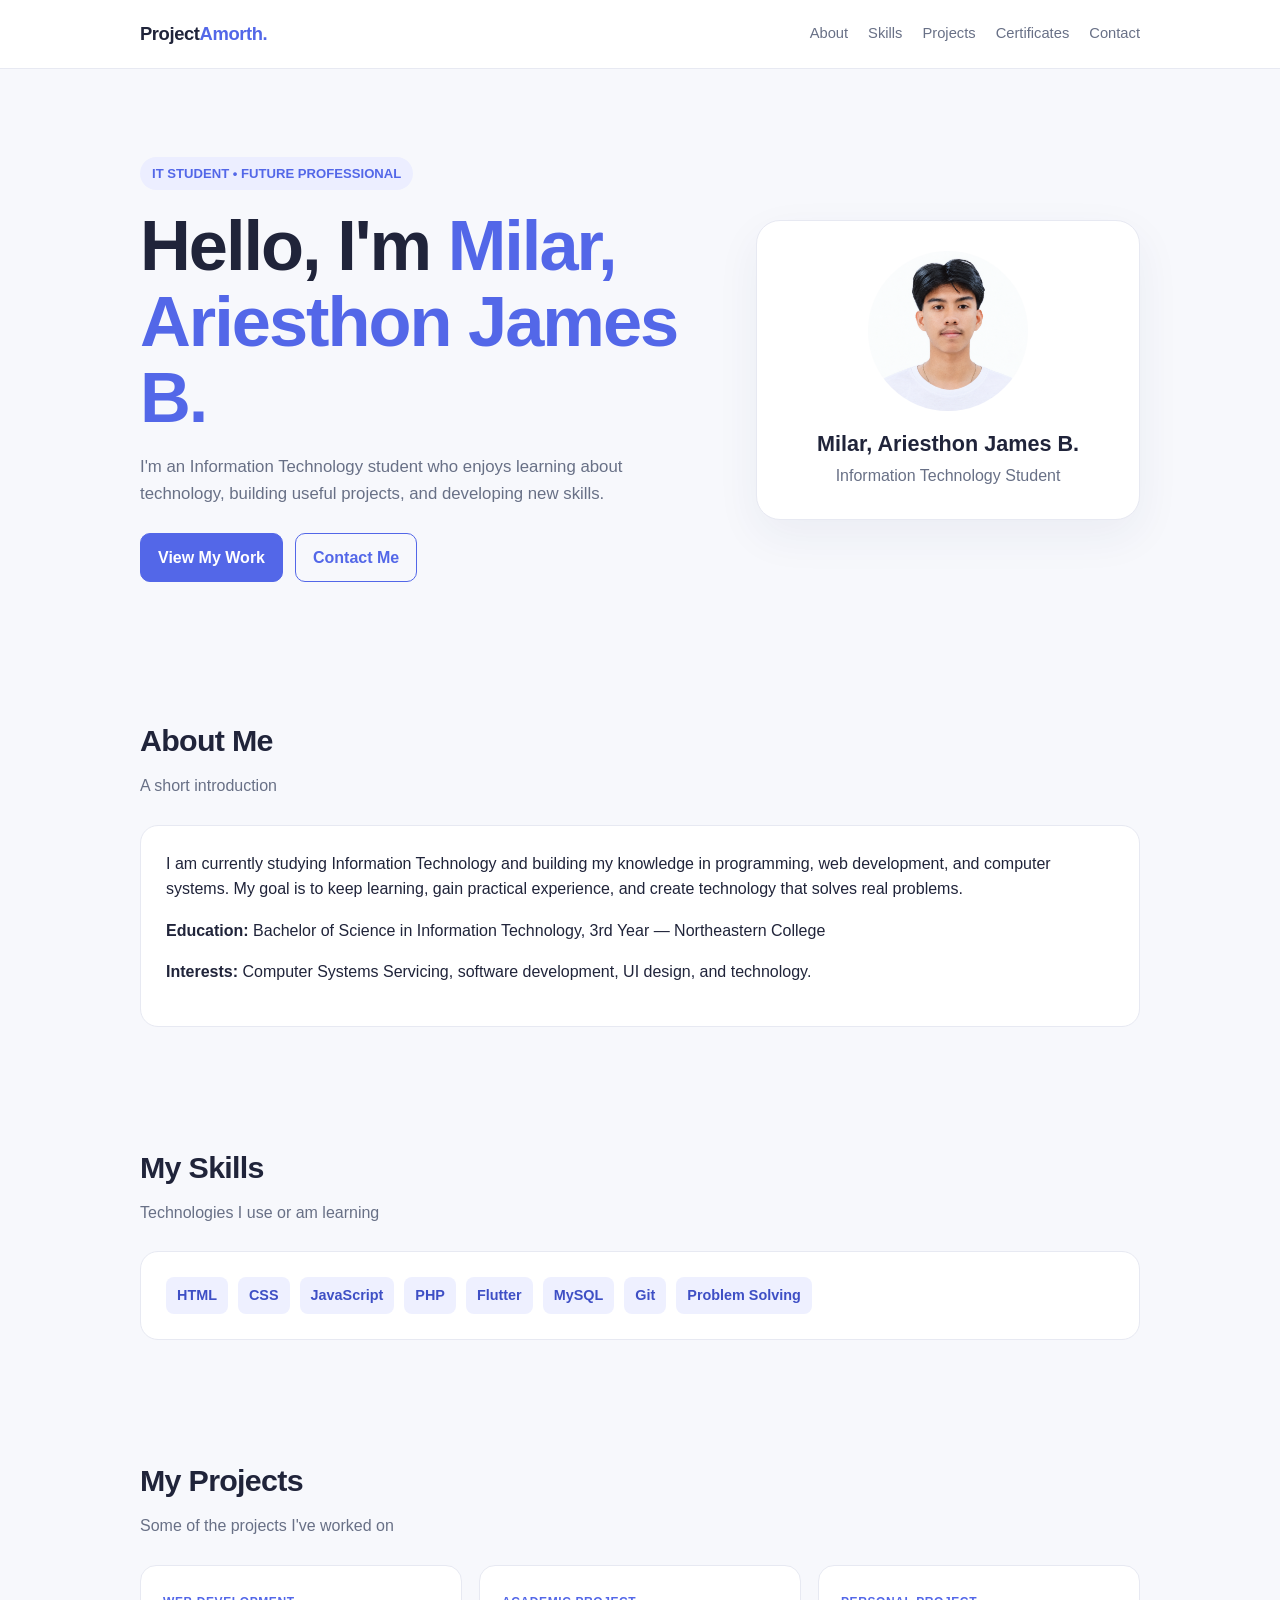
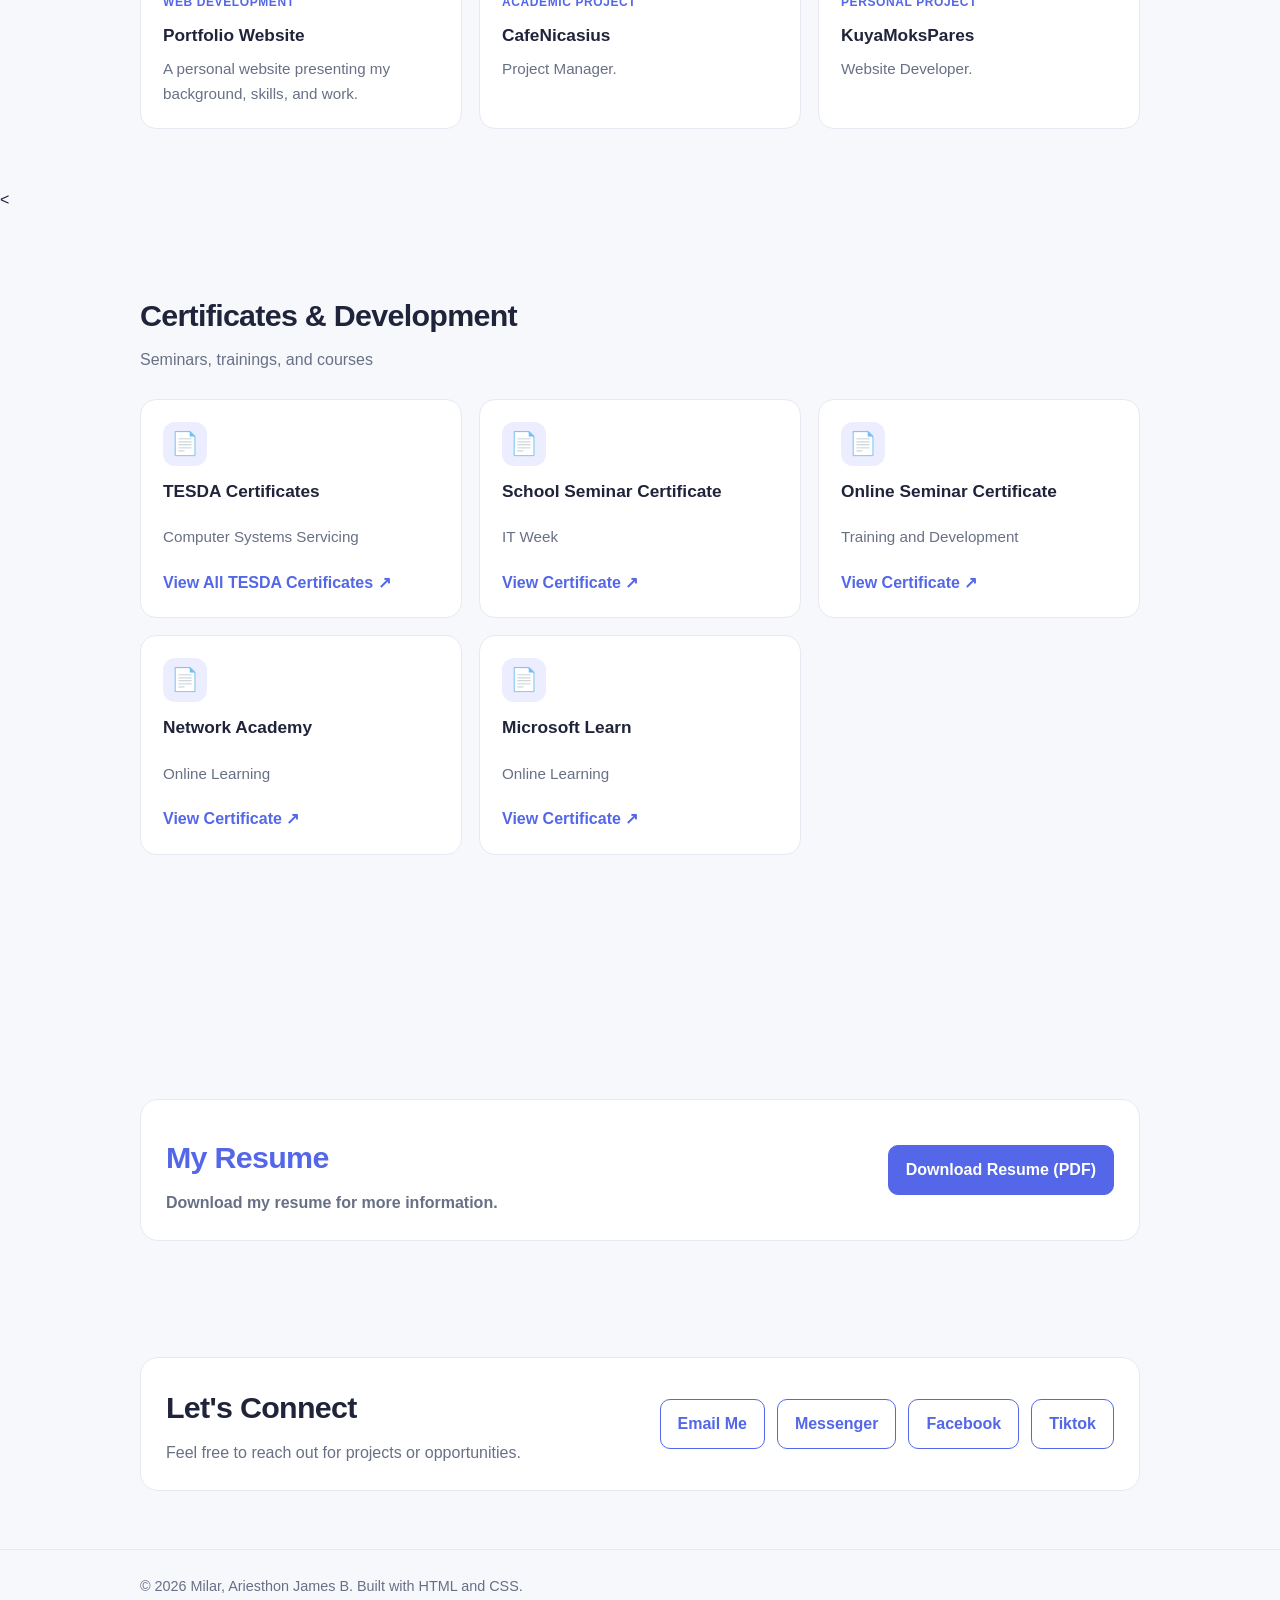
<file: index.html>
<!DOCTYPE html>
<html lang="en">
<head>
  <meta charset="UTF-8">
  <meta name="viewport" content="width=device-width, initial-scale=1.0">
  <meta name="description" content="My professional portfolio as an IT student.">
  <title>My Portfolio | IT Student</title>
  <style>
    :root {
      --bg: #f7f8fc;
      --surface: #fff;
      --text: #20243a;
      --muted: #687086;
      --accent: #5367e8;
      --line: #e7e9f2;
    }

    * {
      box-sizing: border-box;
    }

    html {
      scroll-behavior: smooth;
      scroll-padding-top: 85px;
    }

    body {
      margin: 0;
      font-family: Arial, Helvetica, sans-serif;
      background: var(--bg);
      color: var(--text);
      line-height: 1.6;
    }

    a {
      color: inherit;
      text-decoration: none;
    }

    .container {
      width: min(1000px, 90%);
      margin: auto;
    }

    header {
      position: sticky;
      top: 0;
      z-index: 10;
      background: rgba(255, 255, 255, .94);
      border-bottom: 1px solid var(--line);
      backdrop-filter: blur(10px);
    }

    nav {
      min-height: 68px;
      display: flex;
      align-items: center;
      justify-content: space-between;
      gap: 20px;
    }

    .brand {
      font-size: 1.15rem;
      font-weight: 800;
      letter-spacing: -.4px;
    }

    .brand span,
    h1 span {
      color: var(--accent);
    }

    .navlinks {
      display: flex;
      flex-wrap: wrap;
      gap: 20px;
      color: var(--muted);
      font-size: .92rem;
    }

    .navlinks a:hover {
      color: var(--accent);
    }

    .hero {
      padding: 88px 0 76px;
    }

    .hero-inner {
      display: grid;
      grid-template-columns: 1.5fr 1fr;
      align-items: center;
      gap: 40px;
    }

    .eyebrow {
      display: inline-block;
      color: var(--accent);
      background: #eceeff;
      border-radius: 99px;
      padding: 6px 12px;
      font-size: .82rem;
      font-weight: 700;
    }

    h1 {
      font-size: clamp(2.4rem, 6vw, 4.4rem);
      line-height: 1.08;
      letter-spacing: -2px;
      margin: 18px 0;
    }

    .intro {
      color: var(--muted);
      max-width: 570px;
      font-size: 1.05rem;
    }

    .actions {
      display: flex;
      flex-wrap: wrap;
      gap: 12px;
      margin-top: 25px;
    }

    .btn {
      display: inline-block;
      padding: 11px 17px;
      border-radius: 10px;
      font-weight: 700;
      border: 1px solid var(--accent);
      transition: .2s ease;
    }

    .btn:hover {
      transform: translateY(-2px);
    }

    .btn.primary {
      color: #fff;
      background: var(--accent);
    }

    .btn.secondary {
      color: var(--accent);
      background: transparent;
    }

    .profile-card {
      background: var(--surface);
      border: 1px solid var(--line);
      border-radius: 24px;
      padding: 30px;
      text-align: center;
      box-shadow: 0 16px 45px rgba(35, 43, 95, .06);
    }

    .avatar {
      width: 115px;
      height: 115px;
      display: grid;
      place-items: center;
      margin: 0 auto 16px;
      border-radius: 50%;
      background: #eceeff;
      color: var(--accent);
      font-size: 2.4rem;
      font-weight: 800;
    }

    .profile-photo {
      display: block;
      width: 160px;
      height: 160px;
      max-width: 100%;
      margin: 0 auto 16px;
      border-radius: 50%;
      object-fit: cover;
    }

    .profile-card h2 {
      margin: 8px 0 2px;
      font-size: 1.35rem;
    }

    .profile-card p {
      margin: 0;
      color: var(--muted);
    }

    section {
      padding: 58px 0;
    }

    .section-title {
      font-size: 1.9rem;
      letter-spacing: -.7px;
      margin: 0 0 8px;
    }

    .section-subtitle {
      color: var(--muted);
      margin: 0 0 26px;
    }

    .panel {
      background: var(--surface);
      border: 1px solid var(--line);
      border-radius: 18px;
      padding: 25px;
    }

    .grid {
      display: grid;
      grid-template-columns: repeat(3, minmax(0, 1fr));
      gap: 17px;
    }

    .item {
      background: var(--surface);
      border: 1px solid var(--line);
      border-radius: 16px;
      padding: 22px;
      min-width: 0;
    }

    .item h3 {
      margin: 0 0 8px;
      font-size: 1.08rem;
    }

    .item p {
      color: var(--muted);
      margin: 0;
      font-size: .95rem;
    }

    .taglist {
      display: flex;
      flex-wrap: wrap;
      gap: 10px;
    }

    .tag {
      background: #eef0ff;
      color: #3e4fc5;
      border-radius: 8px;
      padding: 7px 11px;
      font-size: .9rem;
      font-weight: 700;
    }

    .project-label {
      display: inline-block;
      font-size: .75rem;
      font-weight: 800;
      text-transform: uppercase;
      color: var(--accent);
      margin-bottom: 10px;
      letter-spacing: .6px;
    }

    .certificate-card {
      display: flex;
      flex-direction: column;
      align-items: flex-start;
      gap: 12px;
      min-height: 190px;
    }

    .certificate-icon {
      width: 44px;
      height: 44px;
      display: grid;
      place-items: center;
      background: #eceeff;
      color: var(--accent);
      border-radius: 12px;
      font-size: 1.4rem;
    }

    .certificate-card h3 {
      overflow-wrap: anywhere;
    }

    .cert-link {
      color: var(--accent);
      font-weight: 700;
      display: inline-block;
      margin-top: auto;
      padding-top: 8px;
    }

    .cert-link:hover {
      text-decoration: underline;
    }

    .contact {
      display: flex;
      flex-wrap: wrap;
      align-items: center;
      justify-content: space-between;
      gap: 18px;
    }

    footer {
      padding: 25px 0;
      color: var(--muted);
      border-top: 1px solid var(--line);
      font-size: .9rem;
    }

    @media (max-width: 700px) {
      nav {
        align-items: flex-start;
        padding: 16px 0;
        flex-direction: column;
      }

      .navlinks {
        gap: 12px;
      }

      .hero {
        padding: 55px 0;
      }

      .hero-inner {
        grid-template-columns: 1fr;
      }

      .profile-card {
        max-width: 360px;
      }

      .grid {
        grid-template-columns: 1fr;
      }

      section {
        padding: 42px 0;
      }
    }
  </style>
</head>
<body>
  <header>
    <nav class="container">
      <a class="brand" href="#home">Project<span>Amorth.</span></a>
      <div class="navlinks">
        <a href="#about">About</a>
        <a href="#skills">Skills</a>
        <a href="#projects">Projects</a>
        <a href="#certificates">Certificates</a>
        <a href="#contact">Contact</a>
      </div>
    </nav>
  </header>

  <main>
    <section class="hero" id="home">
      <div class="container hero-inner">
        <div>
          <span class="eyebrow">IT STUDENT • FUTURE PROFESSIONAL</span>
          <h1>Hello, I'm <span>Milar, Ariesthon James B.</span></h1>
          <p class="intro">
            I'm an Information Technology student who enjoys learning about
            technology, building useful projects, and developing new skills.
          </p>
          <div class="actions">
            <a class="btn primary" href="#projects">View My Work</a>
            <a class="btn secondary" href="#contact">Contact Me</a>
          </div>
        </div>

        <div class="profile-card">
          <img
            src="profile.jpg"
            alt="Milar, Ariesthon James B."
            class="profile-photo"
          >
          <h2>Milar, Ariesthon James B.</h2>
          <p>Information Technology Student</p>
        </div>
      </div>
    </section>

    <section id="about">
      <div class="container">
        <h2 class="section-title">About Me</h2>
        <p class="section-subtitle">A short introduction</p>
        <div class="panel">
          I am currently studying Information Technology and building my
          knowledge in programming, web development, and computer systems.
          My goal is to keep learning, gain practical experience, and create
          technology that solves real problems.

          <p><strong>Education:</strong> Bachelor of Science in Information Technology, 3rd Year — Northeastern College</p>
          <p><strong>Interests:</strong> Computer Systems Servicing, software development, UI design, and technology.</p>
        </div>
      </div>
    </section>

    <section id="skills">
      <div class="container">
        <h2 class="section-title">My Skills</h2>
        <p class="section-subtitle">Technologies I use or am learning</p>
        <div class="panel taglist">
          <span class="tag">HTML</span>
          <span class="tag">CSS</span>
          <span class="tag">JavaScript</span>
          <span class="tag">PHP</span>
          <span class="tag">Flutter</span>
          <span class="tag">MySQL</span>
          <span class="tag">Git</span>
          <span class="tag">Problem Solving</span>
        </div>
      </div>
    </section>

    <section id="projects">
      <div class="container">
        <h2 class="section-title">My Projects</h2>
        <p class="section-subtitle">Some of the projects I've worked on</p>

        <div class="grid">
          <article class="item">
            <span class="project-label">Web Development</span>
            <h3>Portfolio Website</h3>
            <p>A personal website presenting my background, skills, and work.</p>
          </article>

          <article class="item">
            <span class="project-label">Academic Project</span>
            <h3>CafeNicasius</h3>
            <p>Project Manager.</p>
          </article>

          <article class="item">
            <span class="project-label">Personal Project</span>
            <h3>KuyaMoksPares</h3>
            <p>Website Developer.</p>
          </article>
        </div>
      </div>
    </section>

    <

        <p class="section-subtitle" style="margin-top: 20px; margin-bottom: 0;">
          
        </p>
      </div>
    </section>
<section id="certificates">
  <div class="container">
    <h2 class="section-title">Certificates &amp; Development</h2>
    <p class="section-subtitle">Seminars, trainings, and courses</p>

    <div class="grid">
      <article class="item certificate-card">
        <div class="certificate-icon" aria-hidden="true">📄</div>
        <h3>TESDA Certificates</h3>
        <p>Computer Systems Servicing</p>
        <a class="cert-link" href="tesda-certificates.html">
          View All TESDA Certificates ↗
        </a>
      </article>

      <article class="item certificate-card">
        <div class="certificate-icon" aria-hidden="true">📄</div>
        <h3>School Seminar Certificate</h3>
        <p>IT Week</p>
        <a class="cert-link" href="school-seminar-cetificates.html" target="_blank" rel="noopener">
          View Certificate ↗
        </a>
      </article>

      <article class="item certificate-card">
        <div class="certificate-icon" aria-hidden="true">📄</div>
        <h3>Online Seminar Certificate</h3>
        <p>Training and Development</p>
        <a class="cert-link" href="Online-Seminar-Certificate.html" target="_blank" rel="noopener">
          View Certificate ↗
        </a>
      </article>

      <article class="item certificate-card">
        <div class="certificate-icon" aria-hidden="true">📄</div>
        <h3>Network Academy</h3>
        <p>Online Learning</p>
        <a class="cert-link" href="networkacademy.html" target="_blank" rel="noopener">
          View Certificate ↗
        </a>
      </article>

      <article class="item certificate-card">
        <div class="certificate-icon" aria-hidden="true">📄</div>
        <h3>Microsoft Learn</h3>
        <p>Online Learning</p>
        <a class="cert-link" href="microsoftlearn.html" target="_blank" rel="noopener">
          View Certificate ↗
    </div>
  </div>
</section>


    <section id="resume">
      <div class="container">
        <div class="panel contact">
          <div>
            <h2 class="section-title">My Resume</h2>
            <p class="section-subtitle" style="margin-bottom: 0;">
              Download my resume for more information.
            </p>
          </div>
          <a id="download-resume" class="btn primary" href="./certificates/resume.docx" download="resume.docx">
            Download Resume (PDF)
          </a>
        </div>
      </div>
    </section>

    <section id="contact">
      <div class="container">
        <div class="panel contact">
          <div>
            <h2 class="section-title">Let's Connect</h2>
            <p class="section-subtitle" style="margin-bottom: 0;">
              Feel free to reach out for projects or opportunities.
            </p>
          </div>

          <div class="actions" style="margin-top: 0;">
            <a class="btn secondary" href="mailto:ariesthonjames27@gmail.com">
              Email Me
            </a>
            <a class="btn secondary"
               href="https://m.me/Ariezzzzzzzzzzzz"
               target="_blank"
               rel="noopener">
              Messenger
            </a>
            <a class="btn secondary"
               href="https://www.facebook.com/Ariezzzzzzzzzzzz"
               target="_blank"
               rel="noopener">
            Facebook
            </a>
             <a class="btn secondary"
               href="https://www.tiktok.com/@ariestunn"
               target="_blank"
               rel="noopener">
            Tiktok
            </a>
          </div>
        </div>
      </div>
    </section>
  </main>

  <footer>
    <div class="container">
      © <span id="year"></span> Milar, Ariesthon James B. Built with HTML and CSS.
    </div>
  </footer>

  <script>
    document.getElementById("year").textContent = new Date().getFullYear();
  </script>
  <script src="resume-download.js"></script>
</body>
</html>
</file>
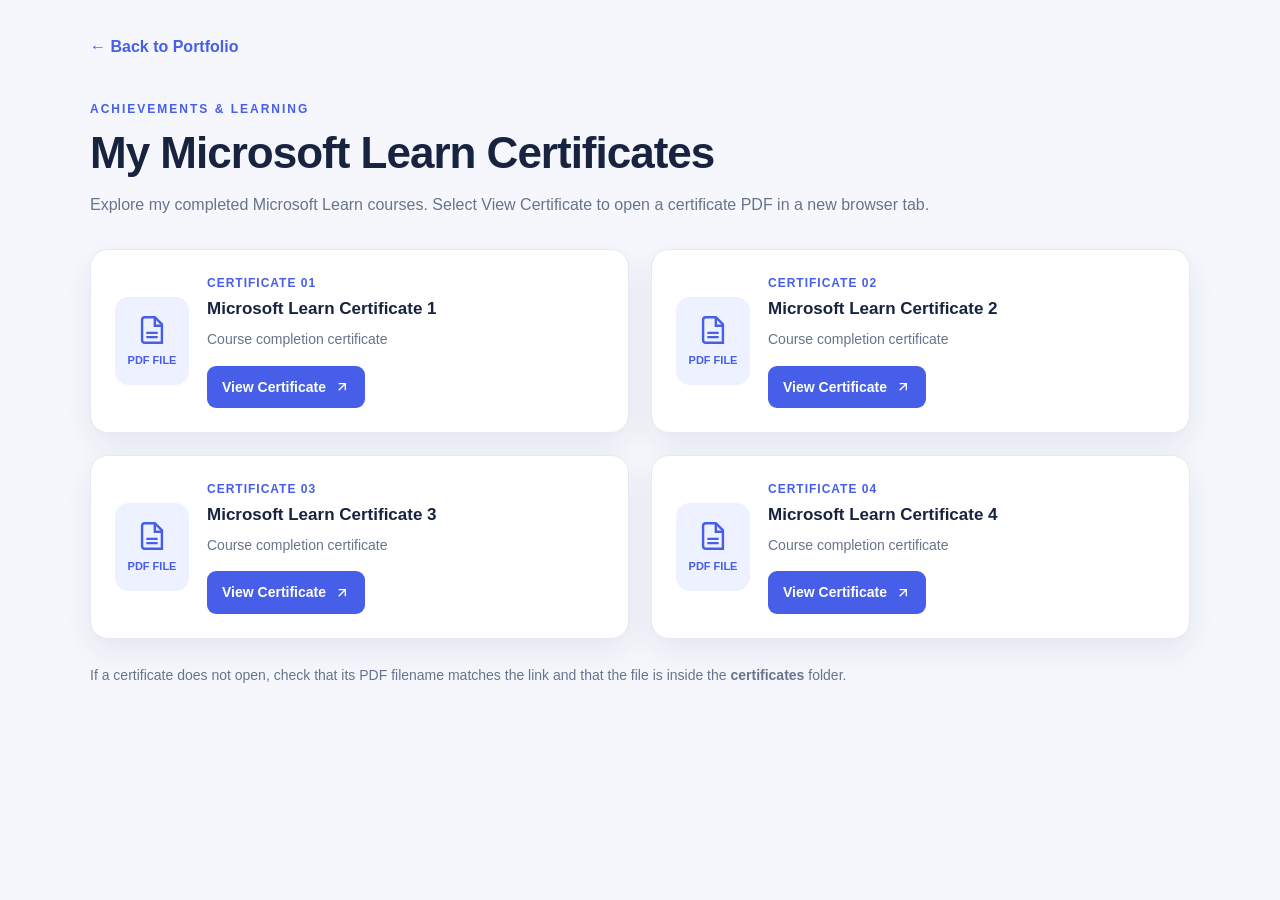
<file: microsoftlearn.html>
<!DOCTYPE html>
<html lang="en">
<head>
  <meta charset="UTF-8">
  <meta name="viewport" content="width=device-width, initial-scale=1.0">
  <title>Microsoft Learn Certificates | My Portfolio</title>

  <style>
    :root {
      --bg: #f5f7fc;
      --surface: #ffffff;
      --text: #17233f;
      --muted: #68748b;
      --accent: #465ee8;
      --accent-dark: #3448c5;
      --line: #e4e9f4;
      --shadow: 0 12px 32px rgba(25, 42, 85, 0.08);
    }

    * {
      box-sizing: border-box;
    }

    body {
      margin: 0;
      font-family: "Segoe UI", Arial, sans-serif;
      background: var(--bg);
      color: var(--text);
      line-height: 1.6;
    }

    .container {
      width: min(1100px, 92%);
      margin: auto;
      padding: 34px 0 60px;
    }

    .back {
      display: inline-block;
      color: var(--accent);
      text-decoration: none;
      font-weight: 700;
      margin-bottom: 28px;
    }

    .back:hover {
      color: var(--accent-dark);
    }

    .eyebrow {
      color: var(--accent);
      text-transform: uppercase;
      letter-spacing: 2px;
      font-size: 12px;
      font-weight: 800;
      margin-bottom: 8px;
    }

    h1 {
      font-size: clamp(30px, 4vw, 44px);
      line-height: 1.2;
      letter-spacing: -1px;
      margin: 0 0 12px;
    }

    .subtitle {
      color: var(--muted);
      margin: 0;
    }

    .header {
      margin-bottom: 32px;
    }

    .certificates {
      display: grid;
      grid-template-columns: repeat(2, minmax(0, 1fr));
      gap: 22px;
    }

    .certificate {
      display: flex;
      align-items: center;
      gap: 18px;
      min-width: 0;
      padding: 24px;
      background: var(--surface);
      border: 1px solid var(--line);
      border-radius: 18px;
      box-shadow: var(--shadow);
      transition: transform 0.2s, box-shadow 0.2s;
    }

    .certificate:hover {
      transform: translateY(-4px);
      box-shadow: 0 16px 38px rgba(25, 42, 85, 0.12);
    }

    .file-icon {
      flex-shrink: 0;
      width: 74px;
      height: 88px;
      border-radius: 14px;
      background: #eef1ff;
      color: var(--accent);
      display: flex;
      flex-direction: column;
      align-items: center;
      justify-content: center;
    }

    .file-icon svg {
      width: 34px;
      height: 34px;
      margin-bottom: 5px;
    }

    .file-icon span {
      font-size: 11px;
      font-weight: 900;
    }

    .details {
      flex: 1;
      min-width: 0;
    }

    .number {
      color: var(--accent);
      font-size: 12px;
      font-weight: 800;
      text-transform: uppercase;
      letter-spacing: 1px;
      margin: 0 0 4px;
    }

    .certificate h2 {
      font-size: 17px;
      line-height: 1.4;
      margin: 0 0 7px;
    }

    .description {
      font-size: 14px;
      color: var(--muted);
      margin: 0 0 15px;
    }

    .open-pdf {
      display: inline-flex;
      align-items: center;
      justify-content: center;
      gap: 8px;
      background: var(--accent);
      color: white;
      padding: 10px 15px;
      border-radius: 9px;
      text-decoration: none;
      font-size: 14px;
      font-weight: 700;
      transition: background 0.2s;
    }

    .open-pdf:hover {
      background: var(--accent-dark);
    }

    .open-pdf svg {
      width: 16px;
      height: 16px;
    }

    .note {
      margin-top: 25px;
      color: var(--muted);
      font-size: 14px;
    }

    @media (max-width: 720px) {
      .certificates {
        grid-template-columns: 1fr;
      }

      .certificate {
        padding: 20px;
      }

      .container {
        padding-top: 24px;
      }
    }

    @media (max-width: 380px) {
      .certificate {
        align-items: flex-start;
        gap: 12px;
        padding: 15px;
      }

      .file-icon {
        width: 58px;
        height: 72px;
      }

      .open-pdf {
        padding: 9px 11px;
      }
    }
  </style>
</head>

<body>
  <main class="container">
    <a class="back" href="index.html#certificates">
      &larr; Back to Portfolio
    </a>

    <header class="header">
      <p class="eyebrow">Achievements &amp; Learning</p>
      <h1>My Microsoft Learn Certificates</h1>
      <p class="subtitle">
        Explore my completed Microsoft Learn courses. Select View Certificate
        to open a certificate PDF in a new browser tab.
      </p>
    </header>

    <section class="certificates" aria-label="Microsoft Learn Certificates">

      <article class="certificate">
        <div class="file-icon" aria-hidden="true">
          <svg viewBox="0 0 24 24" fill="none"
            stroke="currentColor" stroke-width="1.7">
            <path d="M7 3h7l5 5v13H7a2 2 0 0 1-2-2V5a2 2 0 0 1 2-2Z"/>
            <path d="M14 3v6h5M8 14h8M8 17h8"/>
          </svg>
          <span>PDF FILE</span>
        </div>

        <div class="details">
          <p class="number">Certificate 01</p>
          <h2>Microsoft Learn Certificate 1</h2>
          <p class="description">Course completion certificate</p>
          <a class="open-pdf" href="certificates/cert%231.pdf"
            target="_blank" rel="noopener noreferrer">
            View Certificate
            <svg viewBox="0 0 24 24" fill="none"
              stroke="currentColor" stroke-width="2">
              <path d="M7 17 17 7M7 7h10v10"/>
            </svg>
          </a>
        </div>
      </article>

      <article class="certificate">
        <div class="file-icon" aria-hidden="true">
          <svg viewBox="0 0 24 24" fill="none"
            stroke="currentColor" stroke-width="1.7">
            <path d="M7 3h7l5 5v13H7a2 2 0 0 1-2-2V5a2 2 0 0 1 2-2Z"/>
            <path d="M14 3v6h5M8 14h8M8 17h8"/>
          </svg>
          <span>PDF FILE</span>
        </div>

        <div class="details">
          <p class="number">Certificate 02</p>
          <h2>Microsoft Learn Certificate 2</h2>
          <p class="description">Course completion certificate</p>
          <a class="open-pdf" href="certificates/cert%232.pdf"
            target="_blank" rel="noopener noreferrer">
            View Certificate
            <svg viewBox="0 0 24 24" fill="none"
              stroke="currentColor" stroke-width="2">
              <path d="M7 17 17 7M7 7h10v10"/>
            </svg>
          </a>
        </div>
      </article>

      <article class="certificate">
        <div class="file-icon" aria-hidden="true">
          <svg viewBox="0 0 24 24" fill="none"
            stroke="currentColor" stroke-width="1.7">
            <path d="M7 3h7l5 5v13H7a2 2 0 0 1-2-2V5a2 2 0 0 1 2-2Z"/>
            <path d="M14 3v6h5M8 14h8M8 17h8"/>
          </svg>
          <span>PDF FILE</span>
        </div>

        <div class="details">
          <p class="number">Certificate 03</p>
          <h2>Microsoft Learn Certificate 3</h2>
          <p class="description">Course completion certificate</p>
          <a class="open-pdf" href="certificates/cert%233.pdf"
            target="_blank" rel="noopener noreferrer">
            View Certificate
            <svg viewBox="0 0 24 24" fill="none"
              stroke="currentColor" stroke-width="2">
              <path d="M7 17 17 7M7 7h10v10"/>
            </svg>
          </a>
        </div>
      </article>

      <article class="certificate">
        <div class="file-icon" aria-hidden="true">
          <svg viewBox="0 0 24 24" fill="none"
            stroke="currentColor" stroke-width="1.7">
            <path d="M7 3h7l5 5v13H7a2 2 0 0 1-2-2V5a2 2 0 0 1 2-2Z"/>
            <path d="M14 3v6h5M8 14h8M8 17h8"/>
          </svg>
          <span>PDF FILE</span>
        </div>

        <div class="details">
          <p class="number">Certificate 04</p>
          <h2>Microsoft Learn Certificate 4</h2>
          <p class="description">Course completion certificate</p>
          <a class="open-pdf" href="certificates/cert%234.pdf"
            target="_blank" rel="noopener noreferrer">
            View Certificate
            <svg viewBox="0 0 24 24" fill="none"
              stroke="currentColor" stroke-width="2">
              <path d="M7 17 17 7M7 7h10v10"/>
            </svg>
          </a>
        </div>
      </article>

    </section>

    <p class="note">
      If a certificate does not open, check that its PDF filename matches
      the link and that the file is inside the <strong>certificates</strong> folder.
    </p>
  </main>
</body>
</html>
</file>
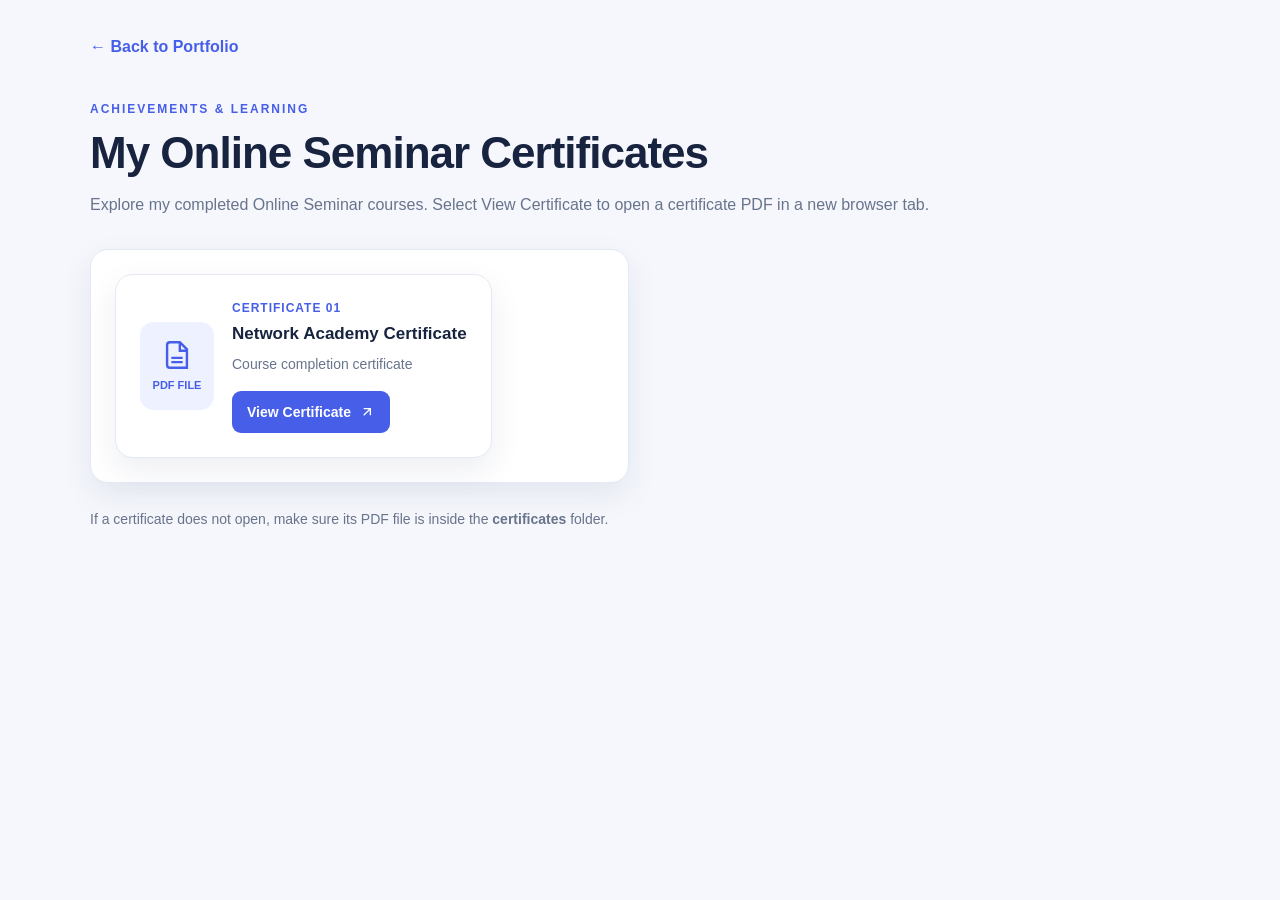
<file: networkacademy.html>
<!DOCTYPE html>
<html lang="en">
<head>
  <meta charset="UTF-8">
  <meta name="viewport" content="width=device-width, initial-scale=1.0">
  <title>Online Seminar Certificates | My Portfolio</title>

  <style>
    :root {
      --bg: #f5f7fc;
      --surface: #ffffff;
      --text: #17233f;
      --muted: #68748b;
      --accent: #465ee8;
      --accent-dark: #3448c5;
      --line: #e4e9f4;
      --shadow: 0 12px 32px rgba(25, 42, 85, 0.08);
    }

    * {
      box-sizing: border-box;
    }

    body {
      margin: 0;
      font-family: "Segoe UI", Arial, sans-serif;
      background: var(--bg);
      color: var(--text);
      line-height: 1.6;
    }

    .container {
      width: min(1100px, 92%);
      margin: auto;
      padding: 34px 0 60px;
    }

    .back {
      display: inline-block;
      color: var(--accent);
      text-decoration: none;
      font-weight: 700;
      margin-bottom: 28px;
    }

    .back:hover {
      color: var(--accent-dark);
    }

    .eyebrow {
      color: var(--accent);
      text-transform: uppercase;
      letter-spacing: 2px;
      font-size: 12px;
      font-weight: 800;
      margin-bottom: 8px;
    }

    h1 {
      font-size: clamp(30px, 4vw, 44px);
      line-height: 1.2;
      letter-spacing: -1px;
      margin: 0 0 12px;
    }

    .subtitle {
      color: var(--muted);
      margin: 0;
    }

    .header {
      margin-bottom: 32px;
    }

    .certificates {
      display: grid;
      grid-template-columns: repeat(2, minmax(0, 1fr));
      gap: 22px;
    }

    .certificate {
      display: flex;
      align-items: center;
      gap: 18px;
      min-width: 0;
      padding: 24px;
      background: var(--surface);
      border: 1px solid var(--line);
      border-radius: 18px;
      box-shadow: var(--shadow);
      transition: transform 0.2s, box-shadow 0.2s;
    }

    .certificate:hover {
      transform: translateY(-4px);
      box-shadow: 0 16px 38px rgba(25, 42, 85, 0.12);
    }

    .file-icon {
      flex-shrink: 0;
      width: 74px;
      height: 88px;
      border-radius: 14px;
      background: #eef1ff;
      color: var(--accent);
      display: flex;
      flex-direction: column;
      align-items: center;
      justify-content: center;
    }

    .file-icon svg {
      width: 34px;
      height: 34px;
      margin-bottom: 5px;
    }

    .file-icon span {
      font-size: 11px;
      font-weight: 900;
    }

    .details {
      flex: 1;
      min-width: 0;
    }

    .number {
      color: var(--accent);
      font-size: 12px;
      font-weight: 800;
      text-transform: uppercase;
      letter-spacing: 1px;
      margin: 0 0 4px;
    }

    .certificate h2 {
      font-size: 17px;
      line-height: 1.4;
      margin: 0 0 7px;
    }

    .description {
      font-size: 14px;
      color: var(--muted);
      margin: 0 0 15px;
    }

    .open-pdf {
      display: inline-flex;
      align-items: center;
      justify-content: center;
      gap: 8px;
      background: var(--accent);
      color: white;
      padding: 10px 15px;
      border-radius: 9px;
      text-decoration: none;
      font-size: 14px;
      font-weight: 700;
      transition: background 0.2s;
    }

    .open-pdf:hover {
      background: var(--accent-dark);
    }

    .open-pdf svg {
      width: 16px;
      height: 16px;
    }

    .note {
      margin-top: 25px;
      color: var(--muted);
      font-size: 14px;
    }

    @media (max-width: 720px) {
      .certificates {
        grid-template-columns: 1fr;
      }

      .certificate {
        padding: 20px;
      }

      .container {
        padding-top: 24px;
      }
    }

    @media (max-width: 380px) {
      .certificate {
        align-items: flex-start;
        gap: 12px;
        padding: 15px;
      }

      .file-icon {
        width: 58px;
        height: 72px;
      }

      .open-pdf {
        padding: 9px 11px;
      }
    }
  </style>
</head>

<body>
  <main class="container">
    <a class="back" href="index.html#certificates">
      &larr; Back to Portfolio
    </a>

    <header class="header">
      <p class="eyebrow">Achievements &amp; Learning</p>
      <h1>My Online Seminar Certificates</h1>
      <p class="subtitle">
        Explore my completed Online Seminar courses. Select View Certificate
        to open a certificate PDF in a new browser tab.
      </p>
    </header>

    <section class="certificates" aria-label="Online Seminar certificates">

      <article class="certificate">
        <div class<article class="certificate">
        <div class="file-icon" aria-hidden="true">
          <svg viewBox="0 0 24 24" fill="none"
            stroke="currentColor" stroke-width="1.7">
            <path d="M7 3h7l5 5v13H7a2 2 0 0 1-2-2V5a2 2 0 0 1 2-2Z"/>
            <path d="M14 3v6h5M8 14h8M8 17h8"/>
          </svg>
          <span>PDF FILE</span>
        </div>

        <div class="details">
          <p class="number">Certificate 01</p>
          <h2>Network Academy Certificate </h2>
          <p class="description">Course completion certificate</p>
          <a class="open-pdf" href="certificates/cisco1.pdf"
            target="_blank" rel="noopener noreferrer">
            View Certificate
            <svg viewBox="0 0 24 24" fill="none"
              stroke="currentColor" stroke-width="2">
              <path d="M7 17 17 7M7 7h10v10"/>
            </svg>
          </a>
        </div>
      </article>
      </section>
      <p class="note">
      If a certificate does not open, make sure its PDF file is
      inside the <strong>certificates</strong> folder.
    </p>
  </main>
</body>
</html>
</file>
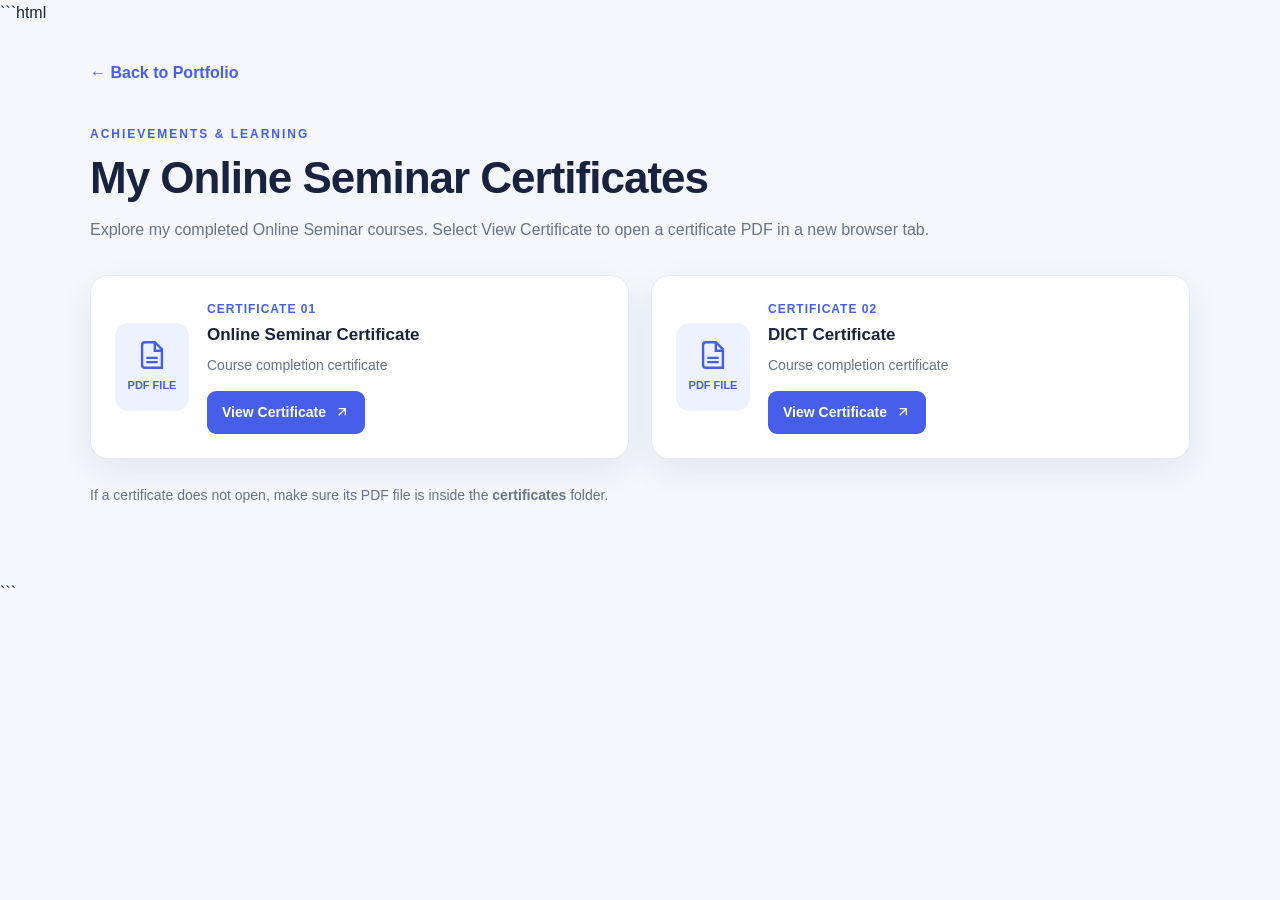
<file: Online-Seminar-Certificate.html>
```html
<!DOCTYPE html>
<html lang="en">
<head>
  <meta charset="UTF-8">
  <meta name="viewport" content="width=device-width, initial-scale=1.0">
  <title>Online Seminar Certificates | My Portfolio</title>

  <style>
    :root {
      --bg: #f5f7fc;
      --surface: #ffffff;
      --text: #17233f;
      --muted: #68748b;
      --accent: #465ee8;
      --accent-dark: #3448c5;
      --line: #e4e9f4;
      --shadow: 0 12px 32px rgba(25, 42, 85, 0.08);
    }

    * {
      box-sizing: border-box;
    }

    body {
      margin: 0;
      font-family: "Segoe UI", Arial, sans-serif;
      background: var(--bg);
      color: var(--text);
      line-height: 1.6;
    }

    .container {
      width: min(1100px, 92%);
      margin: auto;
      padding: 34px 0 60px;
    }

    .back {
      display: inline-block;
      color: var(--accent);
      text-decoration: none;
      font-weight: 700;
      margin-bottom: 28px;
    }

    .back:hover {
      color: var(--accent-dark);
    }

    .eyebrow {
      color: var(--accent);
      text-transform: uppercase;
      letter-spacing: 2px;
      font-size: 12px;
      font-weight: 800;
      margin-bottom: 8px;
    }

    h1 {
      font-size: clamp(30px, 4vw, 44px);
      line-height: 1.2;
      letter-spacing: -1px;
      margin: 0 0 12px;
    }

    .subtitle {
      color: var(--muted);
      margin: 0;
    }

    .header {
      margin-bottom: 32px;
    }

    .certificates {
      display: grid;
      grid-template-columns: repeat(2, minmax(0, 1fr));
      gap: 22px;
    }

    .certificate {
      display: flex;
      align-items: center;
      gap: 18px;
      min-width: 0;
      padding: 24px;
      background: var(--surface);
      border: 1px solid var(--line);
      border-radius: 18px;
      box-shadow: var(--shadow);
      transition: transform 0.2s, box-shadow 0.2s;
    }

    .certificate:hover {
      transform: translateY(-4px);
      box-shadow: 0 16px 38px rgba(25, 42, 85, 0.12);
    }

    .file-icon {
      flex-shrink: 0;
      width: 74px;
      height: 88px;
      border-radius: 14px;
      background: #eef1ff;
      color: var(--accent);
      display: flex;
      flex-direction: column;
      align-items: center;
      justify-content: center;
    }

    .file-icon svg {
      width: 34px;
      height: 34px;
      margin-bottom: 5px;
    }

    .file-icon span {
      font-size: 11px;
      font-weight: 900;
    }

    .details {
      flex: 1;
      min-width: 0;
    }

    .number {
      color: var(--accent);
      font-size: 12px;
      font-weight: 800;
      text-transform: uppercase;
      letter-spacing: 1px;
      margin: 0 0 4px;
    }

    .certificate h2 {
      font-size: 17px;
      line-height: 1.4;
      margin: 0 0 7px;
    }

    .description {
      font-size: 14px;
      color: var(--muted);
      margin: 0 0 15px;
    }

    .open-pdf {
      display: inline-flex;
      align-items: center;
      justify-content: center;
      gap: 8px;
      background: var(--accent);
      color: white;
      padding: 10px 15px;
      border-radius: 9px;
      text-decoration: none;
      font-size: 14px;
      font-weight: 700;
      transition: background 0.2s;
    }

    .open-pdf:hover {
      background: var(--accent-dark);
    }

    .open-pdf svg {
      width: 16px;
      height: 16px;
    }

    .note {
      margin-top: 25px;
      color: var(--muted);
      font-size: 14px;
    }

    @media (max-width: 720px) {
      .certificates {
        grid-template-columns: 1fr;
      }

      .certificate {
        padding: 20px;
      }

      .container {
        padding-top: 24px;
      }
    }

    @media (max-width: 380px) {
      .certificate {
        align-items: flex-start;
        gap: 12px;
        padding: 15px;
      }

      .file-icon {
        width: 58px;
        height: 72px;
      }

      .open-pdf {
        padding: 9px 11px;
      }
    }
  </style>
</head>

<body>
  <main class="container">
    <a class="back" href="index.html#certificates">
      &larr; Back to Portfolio
    </a>

    <header class="header">
      <p class="eyebrow">Achievements &amp; Learning</p>
      <h1>My Online Seminar Certificates</h1>
      <p class="subtitle">
        Explore my completed Online Seminar courses. Select View Certificate
        to open a certificate PDF in a new browser tab.
      </p>
    </header>

    <section class="certificates" aria-label="Online Seminar certificates">
      <article class="certificate">
        <div class="file-icon" aria-hidden="true">
          <svg viewBox="0 0 24 24" fill="none"
            stroke="currentColor" stroke-width="1.7">
            <path d="M7 3h7l5 5v13H7a2 2 0 0 1-2-2V5a2 2 0 0 1 2-2Z"/>
            <path d="M14 3v6h5M8 14h8M8 17h8"/>
          </svg>
          <span>PDF FILE</span>
        </div>

        <div class="details">
          <p class="number">Certificate 01</p>
          <h2>Online Seminar Certificate</h2>
          <p class="description">Course completion certificate</p>
          <a class="open-pdf"
            href="certificates/onlineseminar1.pdf"
            target="_blank" rel="noopener noreferrer">
            View Certificate
            <svg viewBox="0 0 24 24" fill="none"
              stroke="currentColor" stroke-width="2">
              <path d="M7 17 17 7M7 7h10v10"/>
            </svg>
          </a>
        </div>
      </article>

      <article class="certificate">
        <div class="file-icon" aria-hidden="true">
          <svg viewBox="0 0 24 24" fill="none"
            stroke="currentColor" stroke-width="1.7">
            <path d="M7 3h7l5 5v13H7a2 2 0 0 1-2-2V5a2 2 0 0 1 2-2Z"/>
            <path d="M14 3v6h5M8 14h8M8 17h8"/>
          </svg>
          <span>PDF FILE</span>
        </div>

        <div class="details">
          <p class="number">Certificate 02</p>
          <h2>DICT Certificate</h2>
          <p class="description">Course completion certificate</p>
          <a class="open-pdf"
            href="certificates/onlineseminar2.pdf"
            target="_blank" rel="noopener noreferrer">
            View Certificate
            <svg viewBox="0 0 24 24" fill="none"
              stroke="currentColor" stroke-width="2">
              <path d="M7 17 17 7M7 7h10v10"/>
            </svg>
          </a>
        </div>
      </article>
    </section>

    <p class="note">
      If a certificate does not open, make sure its PDF file is
      inside the <strong>certificates</strong> folder.
    </p>
  </main>
</body>
</html>
```
</file>
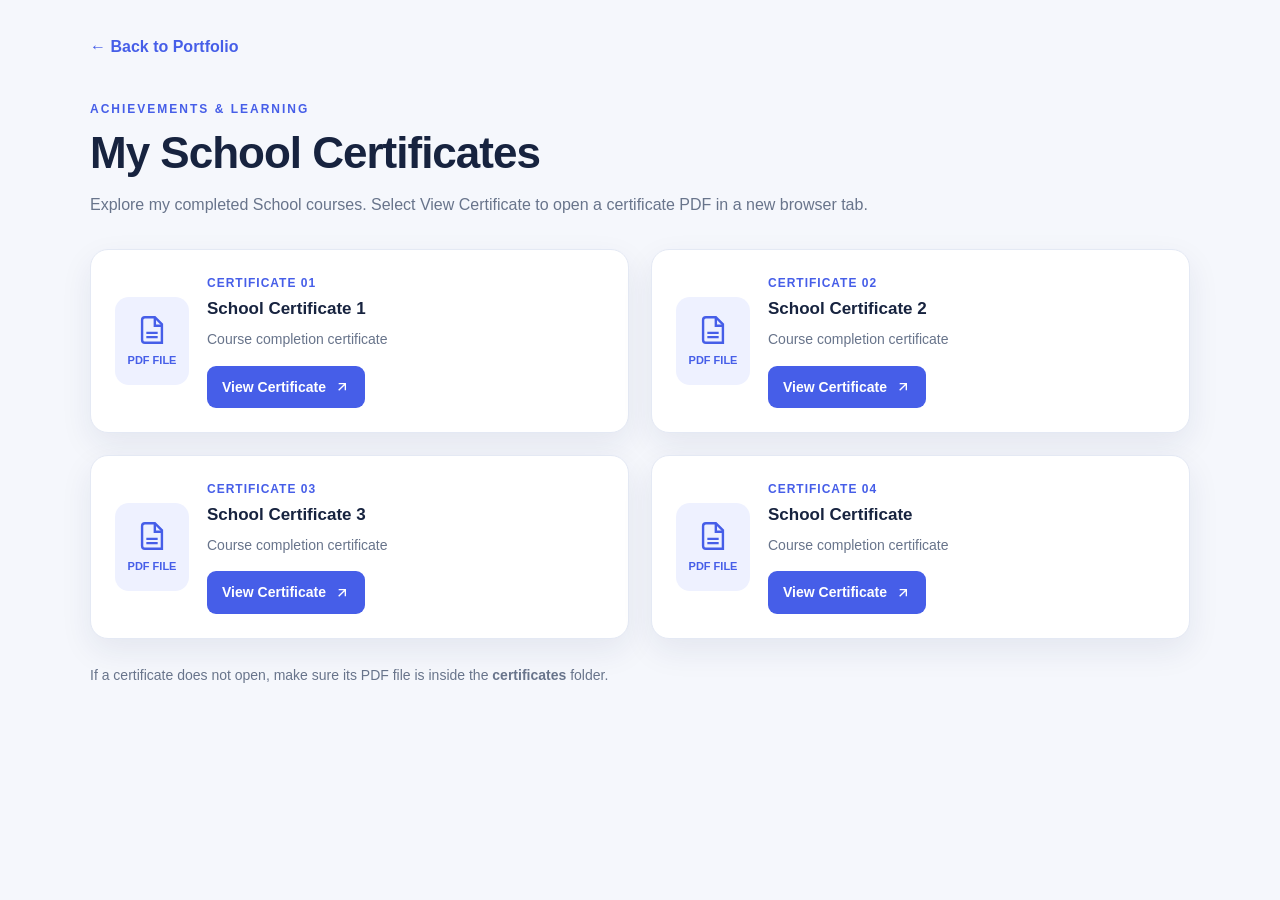
<file: school-seminar-cetificates.html>
<!DOCTYPE html>
<html lang="en">
<head>
  <meta charset="UTF-8">
  <meta name="viewport" content="width=device-width, initial-scale=1.0">
  <title>School Certificates | My Portfolio</title>

  <style>
    :root {
      --bg: #f5f7fc;
      --surface: #ffffff;
      --text: #17233f;
      --muted: #68748b;
      --accent: #465ee8;
      --accent-dark: #3448c5;
      --line: #e4e9f4;
      --shadow: 0 12px 32px rgba(25, 42, 85, 0.08);
    }

    * {
      box-sizing: border-box;
    }

    body {
      margin: 0;
      font-family: "Segoe UI", Arial, sans-serif;
      background: var(--bg);
      color: var(--text);
      line-height: 1.6;
    }

    .container {
      width: min(1100px, 92%);
      margin: auto;
      padding: 34px 0 60px;
    }

    .back {
      display: inline-block;
      color: var(--accent);
      text-decoration: none;
      font-weight: 700;
      margin-bottom: 28px;
    }

    .back:hover {
      color: var(--accent-dark);
    }

    .eyebrow {
      color: var(--accent);
      text-transform: uppercase;
      letter-spacing: 2px;
      font-size: 12px;
      font-weight: 800;
      margin-bottom: 8px;
    }

    h1 {
      font-size: clamp(30px, 4vw, 44px);
      line-height: 1.2;
      letter-spacing: -1px;
      margin: 0 0 12px;
    }

    .subtitle {
      color: var(--muted);
      margin: 0;
    }

    .header {
      margin-bottom: 32px;
    }

    .certificates {
      display: grid;
      grid-template-columns: repeat(2, minmax(0, 1fr));
      gap: 22px;
    }

    .certificate {
      display: flex;
      align-items: center;
      gap: 18px;
      min-width: 0;
      padding: 24px;
      background: var(--surface);
      border: 1px solid var(--line);
      border-radius: 18px;
      box-shadow: var(--shadow);
      transition: transform 0.2s, box-shadow 0.2s;
    }

    .certificate:hover {
      transform: translateY(-4px);
      box-shadow: 0 16px 38px rgba(25, 42, 85, 0.12);
    }

    .file-icon {
      flex-shrink: 0;
      width: 74px;
      height: 88px;
      border-radius: 14px;
      background: #eef1ff;
      color: var(--accent);
      display: flex;
      flex-direction: column;
      align-items: center;
      justify-content: center;
    }

    .file-icon svg {
      width: 34px;
      height: 34px;
      margin-bottom: 5px;
    }

    .file-icon span {
      font-size: 11px;
      font-weight: 900;
    }

    .details {
      flex: 1;
      min-width: 0;
    }

    .number {
      color: var(--accent);
      font-size: 12px;
      font-weight: 800;
      text-transform: uppercase;
      letter-spacing: 1px;
      margin: 0 0 4px;
    }

    .certificate h2 {
      font-size: 17px;
      line-height: 1.4;
      margin: 0 0 7px;
    }

    .description {
      font-size: 14px;
      color: var(--muted);
      margin: 0 0 15px;
    }

    .open-pdf {
      display: inline-flex;
      align-items: center;
      justify-content: center;
      gap: 8px;
      background: var(--accent);
      color: white;
      padding: 10px 15px;
      border-radius: 9px;
      text-decoration: none;
      font-size: 14px;
      font-weight: 700;
      transition: background 0.2s;
    }

    .open-pdf:hover {
      background: var(--accent-dark);
    }

    .open-pdf svg {
      width: 16px;
      height: 16px;
    }

    .note {
      margin-top: 25px;
      color: var(--muted);
      font-size: 14px;
    }

    @media (max-width: 720px) {
      .certificates {
        grid-template-columns: 1fr;
      }

      .certificate {
        padding: 20px;
      }

      .container {
        padding-top: 24px;
      }
    }

    @media (max-width: 380px) {
      .certificate {
        align-items: flex-start;
        gap: 12px;
        padding: 15px;
      }

      .file-icon {
        width: 58px;
        height: 72px;
      }

      .open-pdf {
        padding: 9px 11px;
      }
    }
  </style>
</head>

<body>
  <main class="container">
    <a class="back" href="index.html#certificates">
      &larr; Back to Portfolio
    </a>

    <header class="header">
      <p class="eyebrow">Achievements &amp; Learning</p>
      <h1>My School Certificates</h1>
      <p class="subtitle">
        Explore my completed School courses. Select View Certificate
        to open a certificate PDF in a new browser tab.
      </p>
    </header>

    <section class="certificates" aria-label="School certificates">

      <article class="certificate">
        <div class="file-icon" aria-hidden="true">
          <svg viewBox="0 0 24 24" fill="none"
            stroke="currentColor" stroke-width="1.7">
            <path d="M7 3h7l5 5v13H7a2 2 0 0 1-2-2V5a2 2 0 0 1 2-2Z"/>
            <path d="M14 3v6h5M8 14h8M8 17h8"/>
          </svg>
          <span>PDF FILE</span>
        </div>

        <div class="details">
          <p class="number">Certificate 01</p>
          <h2>School Certificate 1</h2>
          <p class="description">Course completion certificate</p>
          <a class="open-pdf" href="certificates/schoolcert1.pdf"
            target="_blank" rel="noopener noreferrer">
            View Certificate
            <svg viewBox="0 0 24 24" fill="none"
              stroke="currentColor" stroke-width="2">
              <path d="M7 17 17 7M7 7h10v10"/>
            </svg>
          </a>
        </div>
      </article>

      <article class="certificate">
        <div class="file-icon" aria-hidden="true">
          <svg viewBox="0 0 24 24" fill="none"
            stroke="currentColor" stroke-width="1.7">
            <path d="M7 3h7l5 5v13H7a2 2 0 0 1-2-2V5a2 2 0 0 1 2-2Z"/>
            <path d="M14 3v6h5M8 14h8M8 17h8"/>
          </svg>
          <span>PDF FILE</span>
        </div>

        <div class="details">
          <p class="number">Certificate 02</p>
          <h2>School Certificate 2</h2>
          <p class="description">Course completion certificate</p>
          <a class="open-pdf" href="certificates/schoolcert2.pdf"
            target="_blank" rel="noopener noreferrer">
            View Certificate
            <svg viewBox="0 0 24 24" fill="none"
              stroke="currentColor" stroke-width="2">
              <path d="M7 17 17 7M7 7h10v10"/>
            </svg>
          </a>
        </div>
      </article>

      <article class="certificate">
        <div class="file-icon" aria-hidden="true">
          <svg viewBox="0 0 24 24" fill="none"
            stroke="currentColor" stroke-width="1.7">
            <path d="M7 3h7l5 5v13H7a2 2 0 0 1-2-2V5a2 2 0 0 1 2-2Z"/>
            <path d="M14 3v6h5M8 14h8M8 17h8"/>
          </svg>
          <span>PDF FILE</span>
        </div>

        <div class="details">
          <p class="number">Certificate 03</p>
          <h2>School Certificate 3</h2>
          <p class="description">Course completion certificate</p>
          <a class="open-pdf" href="certificates/schoolcert3.pdf"
            target="_blank" rel="noopener noreferrer">
            View Certificate
            <svg viewBox="0 0 24 24" fill="none"
              stroke="currentColor" stroke-width="2">
              <path d="M7 17 17 7M7 7h10v10"/>
            </svg>
          </a>
        </div>
      </article>

      <article class="certificate">
        <div class="file-icon" aria-hidden="true">
          <svg viewBox="0 0 24 24" fill="none"
            stroke="currentColor" stroke-width="1.7">
            <path d="M7 3h7l5 5v13H7a2 2 0 0 1-2-2V5a2 2 0 0 1 2-2Z"/>
            <path d="M14 3v6h5M8 14h8M8 17h8"/>
          </svg>
          <span>PDF FILE</span>
        </div>

        <div class="details">
          <p class="number">Certificate 04</p>
          <h2>School Certificate </h2>
          <p class="description">Course completion certificate</p>
          <a class="open-pdf" href="certificates/schoolcert4.pdf"
            target="_blank" rel="noopener noreferrer">
            View Certificate
            <svg viewBox="0 0 24 24" fill="none"
              stroke="currentColor" stroke-width="2">
              <path d="M7 17 17 7M7 7h10v10"/>
            </svg>
          </a>
        </div>
      </article>
    </section>

    <p class="note">
      If a certificate does not open, make sure its PDF file is
      inside the <strong>certificates</strong> folder.
    </p>
  </main>
</body>
</html>
</file>
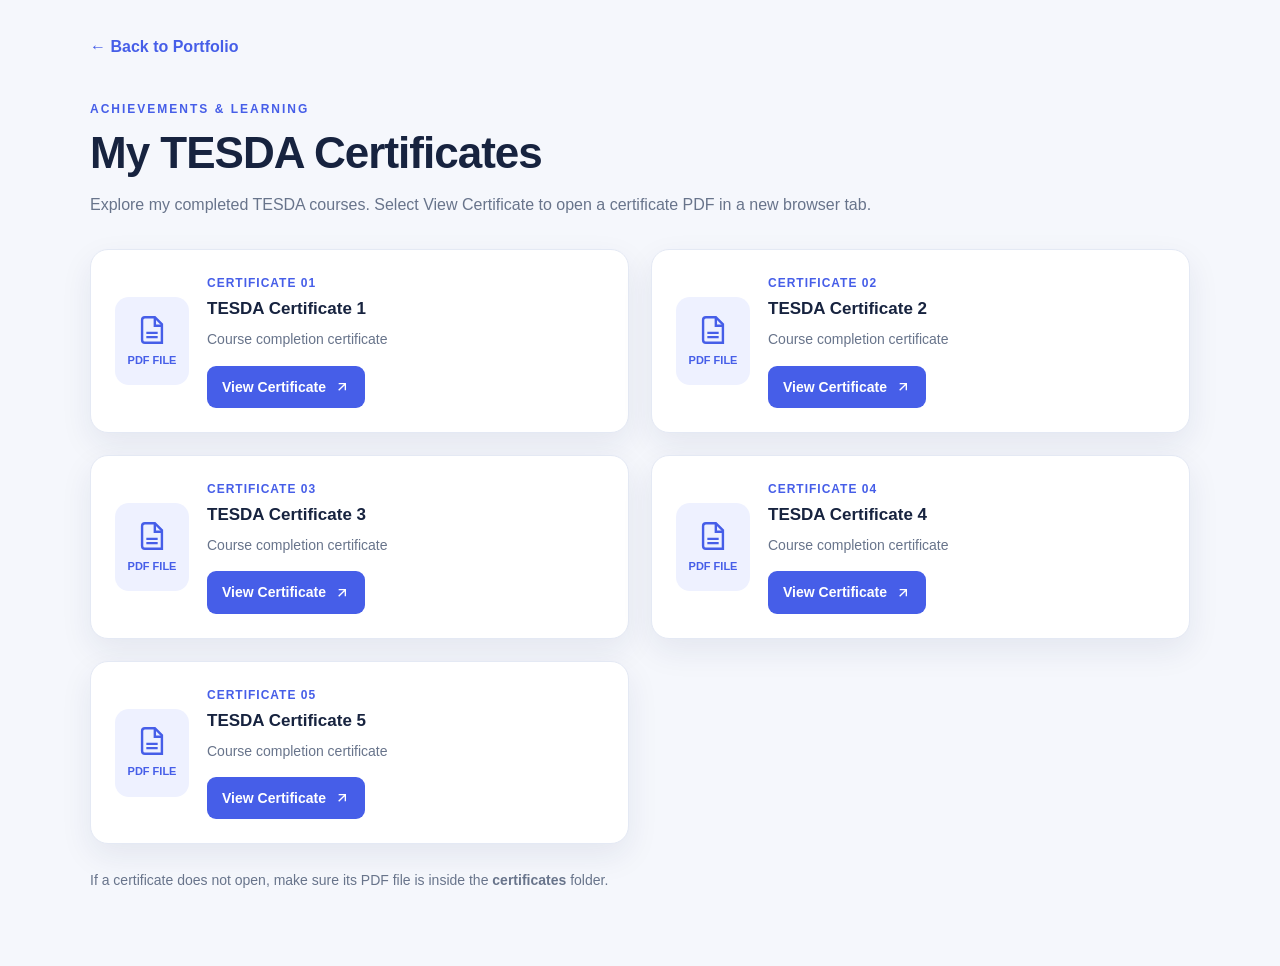
<file: tesda-certificates.html>
<!DOCTYPE html>
<html lang="en">
<head>
  <meta charset="UTF-8">
  <meta name="viewport" content="width=device-width, initial-scale=1.0">
  <title>School Seminar Certificates | My Portfolio</title>

  <style>
    :root {
      --bg: #f5f7fc;
      --surface: #ffffff;
      --text: #17233f;
      --muted: #68748b;
      --accent: #465ee8;
      --accent-dark: #3448c5;
      --line: #e4e9f4;
      --shadow: 0 12px 32px rgba(25, 42, 85, 0.08);
    }

    * {
      box-sizing: border-box;
    }

    body {
      margin: 0;
      font-family: "Segoe UI", Arial, sans-serif;
      background: var(--bg);
      color: var(--text);
      line-height: 1.6;
    }

    .container {
      width: min(1100px, 92%);
      margin: auto;
      padding: 34px 0 60px;
    }

    .back {
      display: inline-block;
      color: var(--accent);
      text-decoration: none;
      font-weight: 700;
      margin-bottom: 28px;
    }

    .back:hover {
      color: var(--accent-dark);
    }

    .eyebrow {
      color: var(--accent);
      text-transform: uppercase;
      letter-spacing: 2px;
      font-size: 12px;
      font-weight: 800;
      margin-bottom: 8px;
    }

    h1 {
      font-size: clamp(30px, 4vw, 44px);
      line-height: 1.2;
      letter-spacing: -1px;
      margin: 0 0 12px;
    }

    .subtitle {
      color: var(--muted);
      margin: 0;
    }

    .header {
      margin-bottom: 32px;
    }

    .certificates {
      display: grid;
      grid-template-columns: repeat(2, minmax(0, 1fr));
      gap: 22px;
    }

    .certificate {
      display: flex;
      align-items: center;
      gap: 18px;
      min-width: 0;
      padding: 24px;
      background: var(--surface);
      border: 1px solid var(--line);
      border-radius: 18px;
      box-shadow: var(--shadow);
      transition: transform 0.2s, box-shadow 0.2s;
    }

    .certificate:hover {
      transform: translateY(-4px);
      box-shadow: 0 16px 38px rgba(25, 42, 85, 0.12);
    }

    .file-icon {
      flex-shrink: 0;
      width: 74px;
      height: 88px;
      border-radius: 14px;
      background: #eef1ff;
      color: var(--accent);
      display: flex;
      flex-direction: column;
      align-items: center;
      justify-content: center;
    }

    .file-icon svg {
      width: 34px;
      height: 34px;
      margin-bottom: 5px;
    }

    .file-icon span {
      font-size: 11px;
      font-weight: 900;
    }

    .details {
      flex: 1;
      min-width: 0;
    }

    .number {
      color: var(--accent);
      font-size: 12px;
      font-weight: 800;
      text-transform: uppercase;
      letter-spacing: 1px;
      margin: 0 0 4px;
    }

    .certificate h2 {
      font-size: 17px;
      line-height: 1.4;
      margin: 0 0 7px;
    }

    .description {
      font-size: 14px;
      color: var(--muted);
      margin: 0 0 15px;
    }

    .open-pdf {
      display: inline-flex;
      align-items: center;
      justify-content: center;
      gap: 8px;
      background: var(--accent);
      color: white;
      padding: 10px 15px;
      border-radius: 9px;
      text-decoration: none;
      font-size: 14px;
      font-weight: 700;
      transition: background 0.2s;
    }

    .open-pdf:hover {
      background: var(--accent-dark);
    }

    .open-pdf svg {
      width: 16px;
      height: 16px;
    }

    .note {
      margin-top: 25px;
      color: var(--muted);
      font-size: 14px;
    }

    @media (max-width: 720px) {
      .certificates {
        grid-template-columns: 1fr;
      }

      .certificate {
        padding: 20px;
      }

      .container {
        padding-top: 24px;
      }
    }

    @media (max-width: 380px) {
      .certificate {
        align-items: flex-start;
        gap: 12px;
        padding: 15px;
      }

      .file-icon {
        width: 58px;
        height: 72px;
      }

      .open-pdf {
        padding: 9px 11px;
      }
    }
  </style>
</head>

<body>
  <main class="container">
    <a class="back" href="index.html#certificates">
      &larr; Back to Portfolio
    </a>

    <header class="header">
      <p class="eyebrow">Achievements &amp; Learning</p>
      <h1>My TESDA Certificates</h1>
      <p class="subtitle">
        Explore my completed TESDA courses. Select View Certificate
        to open a certificate PDF in a new browser tab.
      </p>
    </header>

    <section class="certificates" aria-label="TESDA certificates">

      <article class="certificate">
        <div class="file-icon" aria-hidden="true">
          <svg viewBox="0 0 24 24" fill="none"
            stroke="currentColor" stroke-width="1.7">
            <path d="M7 3h7l5 5v13H7a2 2 0 0 1-2-2V5a2 2 0 0 1 2-2Z"/>
            <path d="M14 3v6h5M8 14h8M8 17h8"/>
          </svg>
          <span>PDF FILE</span>
        </div>

        <div class="details">
          <p class="number">Certificate 01</p>
          <h2>TESDA Certificate 1</h2>
          <p class="description">Course completion certificate</p>
          <a class="open-pdf" href="certificates/cert1.pdf"
            target="_blank" rel="noopener noreferrer">
            View Certificate
            <svg viewBox="0 0 24 24" fill="none"
              stroke="currentColor" stroke-width="2">
              <path d="M7 17 17 7M7 7h10v10"/>
            </svg>
          </a>
        </div>
      </article>

      <article class="certificate">
        <div class="file-icon" aria-hidden="true">
          <svg viewBox="0 0 24 24" fill="none"
            stroke="currentColor" stroke-width="1.7">
            <path d="M7 3h7l5 5v13H7a2 2 0 0 1-2-2V5a2 2 0 0 1 2-2Z"/>
            <path d="M14 3v6h5M8 14h8M8 17h8"/>
          </svg>
          <span>PDF FILE</span>
        </div>

        <div class="details">
          <p class="number">Certificate 02</p>
          <h2>TESDA Certificate 2</h2>
          <p class="description">Course completion certificate</p>
          <a class="open-pdf" href="certificates/cert2.pdf"
            target="_blank" rel="noopener noreferrer">
            View Certificate
            <svg viewBox="0 0 24 24" fill="none"
              stroke="currentColor" stroke-width="2">
              <path d="M7 17 17 7M7 7h10v10"/>
            </svg>
          </a>
        </div>
      </article>

      <article class="certificate">
        <div class="file-icon" aria-hidden="true">
          <svg viewBox="0 0 24 24" fill="none"
            stroke="currentColor" stroke-width="1.7">
            <path d="M7 3h7l5 5v13H7a2 2 0 0 1-2-2V5a2 2 0 0 1 2-2Z"/>
            <path d="M14 3v6h5M8 14h8M8 17h8"/>
          </svg>
          <span>PDF FILE</span>
        </div>

        <div class="details">
          <p class="number">Certificate 03</p>
          <h2>TESDA Certificate 3</h2>
          <p class="description">Course completion certificate</p>
          <a class="open-pdf" href="certificates/cert3.pdf"
            target="_blank" rel="noopener noreferrer">
            View Certificate
            <svg viewBox="0 0 24 24" fill="none"
              stroke="currentColor" stroke-width="2">
              <path d="M7 17 17 7M7 7h10v10"/>
            </svg>
          </a>
        </div>
      </article>

      <article class="certificate">
        <div class="file-icon" aria-hidden="true">
          <svg viewBox="0 0 24 24" fill="none"
            stroke="currentColor" stroke-width="1.7">
            <path d="M7 3h7l5 5v13H7a2 2 0 0 1-2-2V5a2 2 0 0 1 2-2Z"/>
            <path d="M14 3v6h5M8 14h8M8 17h8"/>
          </svg>
          <span>PDF FILE</span>
        </div>

        <div class="details">
          <p class="number">Certificate 04</p>
          <h2>TESDA Certificate 4</h2>
          <p class="description">Course completion certificate</p>
          <a class="open-pdf" href="certificates/cert4.pdf"
            target="_blank" rel="noopener noreferrer">
            View Certificate
            <svg viewBox="0 0 24 24" fill="none"
              stroke="currentColor" stroke-width="2">
              <path d="M7 17 17 7M7 7h10v10"/>
            </svg>
          </a>
        </div>
      </article>

      <article class="certificate">
        <div class="file-icon" aria-hidden="true">
          <svg viewBox="0 0 24 24" fill="none"
            stroke="currentColor" stroke-width="1.7">
            <path d="M7 3h7l5 5v13H7a2 2 0 0 1-2-2V5a2 2 0 0 1 2-2Z"/>
            <path d="M14 3v6h5M8 14h8M8 17h8"/>
          </svg>
          <span>PDF FILE</span>
        </div>

        <div class="details">
          <p class="number">Certificate 05</p>
          <h2>TESDA Certificate 5</h2>
          <p class="description">Course completion certificate</p>
          <a class="open-pdf" href="certificates/cert4.pdf"
            target="_blank" rel="noopener noreferrer">
            View Certificate
            <svg viewBox="0 0 24 24" fill="none"
              stroke="currentColor" stroke-width="2">
              <path d="M7 17 17 7M7 7h10v10"/>
            </svg>
          </a>
        </div>
      </article>

    </section>

    <p class="note">
      If a certificate does not open, make sure its PDF file is
      inside the <strong>certificates</strong> folder.
    </p>
  </main>
</body>
</html>
</file>
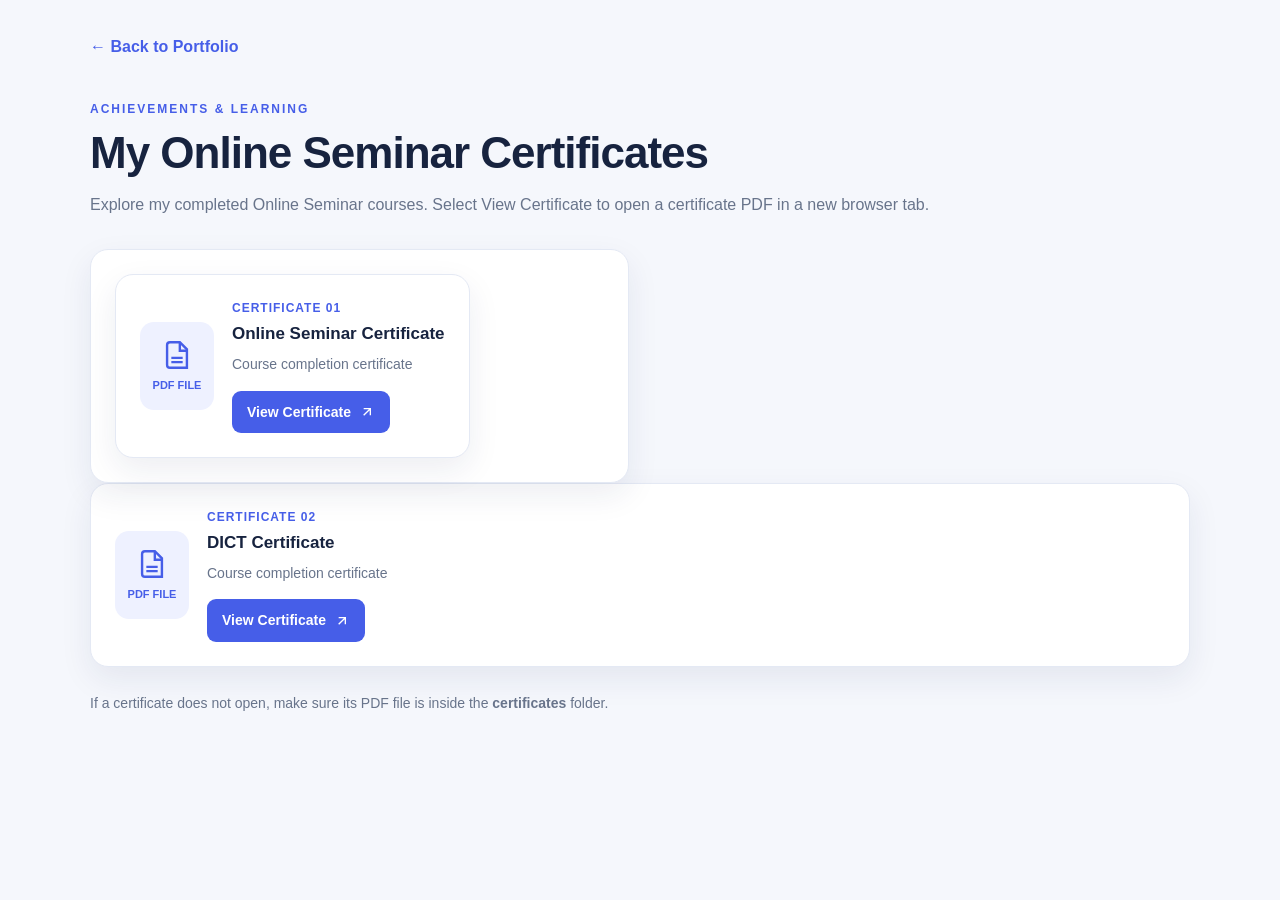
<file: simple_portfolio/Online-Seminar-Certificate.html>
<!DOCTYPE html>
<html lang="en">
<head>
  <meta charset="UTF-8">
  <meta name="viewport" content="width=device-width, initial-scale=1.0">
  <title>Online Seminar Certificates | My Portfolio</title>

  <style>
    :root {
      --bg: #f5f7fc;
      --surface: #ffffff;
      --text: #17233f;
      --muted: #68748b;
      --accent: #465ee8;
      --accent-dark: #3448c5;
      --line: #e4e9f4;
      --shadow: 0 12px 32px rgba(25, 42, 85, 0.08);
    }

    * {
      box-sizing: border-box;
    }

    body {
      margin: 0;
      font-family: "Segoe UI", Arial, sans-serif;
      background: var(--bg);
      color: var(--text);
      line-height: 1.6;
    }

    .container {
      width: min(1100px, 92%);
      margin: auto;
      padding: 34px 0 60px;
    }

    .back {
      display: inline-block;
      color: var(--accent);
      text-decoration: none;
      font-weight: 700;
      margin-bottom: 28px;
    }

    .back:hover {
      color: var(--accent-dark);
    }

    .eyebrow {
      color: var(--accent);
      text-transform: uppercase;
      letter-spacing: 2px;
      font-size: 12px;
      font-weight: 800;
      margin-bottom: 8px;
    }

    h1 {
      font-size: clamp(30px, 4vw, 44px);
      line-height: 1.2;
      letter-spacing: -1px;
      margin: 0 0 12px;
    }

    .subtitle {
      color: var(--muted);
      margin: 0;
    }

    .header {
      margin-bottom: 32px;
    }

    .certificates {
      display: grid;
      grid-template-columns: repeat(2, minmax(0, 1fr));
      gap: 22px;
    }

    .certificate {
      display: flex;
      align-items: center;
      gap: 18px;
      min-width: 0;
      padding: 24px;
      background: var(--surface);
      border: 1px solid var(--line);
      border-radius: 18px;
      box-shadow: var(--shadow);
      transition: transform 0.2s, box-shadow 0.2s;
    }

    .certificate:hover {
      transform: translateY(-4px);
      box-shadow: 0 16px 38px rgba(25, 42, 85, 0.12);
    }

    .file-icon {
      flex-shrink: 0;
      width: 74px;
      height: 88px;
      border-radius: 14px;
      background: #eef1ff;
      color: var(--accent);
      display: flex;
      flex-direction: column;
      align-items: center;
      justify-content: center;
    }

    .file-icon svg {
      width: 34px;
      height: 34px;
      margin-bottom: 5px;
    }

    .file-icon span {
      font-size: 11px;
      font-weight: 900;
    }

    .details {
      flex: 1;
      min-width: 0;
    }

    .number {
      color: var(--accent);
      font-size: 12px;
      font-weight: 800;
      text-transform: uppercase;
      letter-spacing: 1px;
      margin: 0 0 4px;
    }

    .certificate h2 {
      font-size: 17px;
      line-height: 1.4;
      margin: 0 0 7px;
    }

    .description {
      font-size: 14px;
      color: var(--muted);
      margin: 0 0 15px;
    }

    .open-pdf {
      display: inline-flex;
      align-items: center;
      justify-content: center;
      gap: 8px;
      background: var(--accent);
      color: white;
      padding: 10px 15px;
      border-radius: 9px;
      text-decoration: none;
      font-size: 14px;
      font-weight: 700;
      transition: background 0.2s;
    }

    .open-pdf:hover {
      background: var(--accent-dark);
    }

    .open-pdf svg {
      width: 16px;
      height: 16px;
    }

    .note {
      margin-top: 25px;
      color: var(--muted);
      font-size: 14px;
    }

    @media (max-width: 720px) {
      .certificates {
        grid-template-columns: 1fr;
      }

      .certificate {
        padding: 20px;
      }

      .container {
        padding-top: 24px;
      }
    }

    @media (max-width: 380px) {
      .certificate {
        align-items: flex-start;
        gap: 12px;
        padding: 15px;
      }

      .file-icon {
        width: 58px;
        height: 72px;
      }

      .open-pdf {
        padding: 9px 11px;
      }
    }
  </style>
</head>

<body>
  <main class="container">
    <a class="back" href="index.html#certificates">
      &larr; Back to Portfolio
    </a>

    <header class="header">
      <p class="eyebrow">Achievements &amp; Learning</p>
      <h1>My Online Seminar Certificates</h1>
      <p class="subtitle">
        Explore my completed Online Seminar courses. Select View Certificate
        to open a certificate PDF in a new browser tab.
      </p>
    </header>

    <section class="certificates" aria-label="Online Seminar certificates">

      <article class="certificate">
        <div class<article class="certificate">
        <div class="file-icon" aria-hidden="true">
          <svg viewBox="0 0 24 24" fill="none"
            stroke="currentColor" stroke-width="1.7">
            <path d="M7 3h7l5 5v13H7a2 2 0 0 1-2-2V5a2 2 0 0 1 2-2Z"/>
            <path d="M14 3v6h5M8 14h8M8 17h8"/>
          </svg>
          <span>PDF FILE</span>
        </div>

        <div class="details">
          <p class="number">Certificate 01</p>
          <h2>Online Seminar Certificate </h2>
          <p class="description">Course completion certificate</p>
          <a class="open-pdf" href="certificates/onlineseminar1.pdf"
            target="_blank" rel="noopener noreferrer">
            View Certificate
            <svg viewBox="0 0 24 24" fill="none"
              stroke="currentColor" stroke-width="2">
              <path d="M7 17 17 7M7 7h10v10"/>
            </svg>
          </a>
        </div>
      </article>
      </section>

      <article class="certificate">
        <div class="file-icon" aria-hidden="true">
          <svg viewBox="0 0 24 24" fill="none"
            stroke="currentColor" stroke-width="1.7">
            <path d="M7 3h7l5 5v13H7a2 2 0 0 1-2-2V5a2 2 0 0 1 2-2Z"/>
            <path d="M14 3v6h5M8 14h8M8 17h8"/>
          </svg>
          <span>PDF FILE</span>
        </div>

        <div class="details">
          <p class="number">Certificate 02</p>
          <h2>DICT Certificate </h2>
          <p class="description">Course completion certificate</p>
          <a class="open-pdf" href="certificates/onlineseminar2.pdf"
            target="_blank" rel="noopener noreferrer">
            View Certificate
            <svg viewBox="0 0 24 24" fill="none"
              stroke="currentColor" stroke-width="2">
              <path d="M7 17 17 7M7 7h10v10"/>
            </svg>
          </a>
        </div>
      </article>

      <p class="note">
      If a certificate does not open, make sure its PDF file is
      inside the <strong>certificates</strong> folder.
    </p>
  </main>
</body>
</html>
</file>
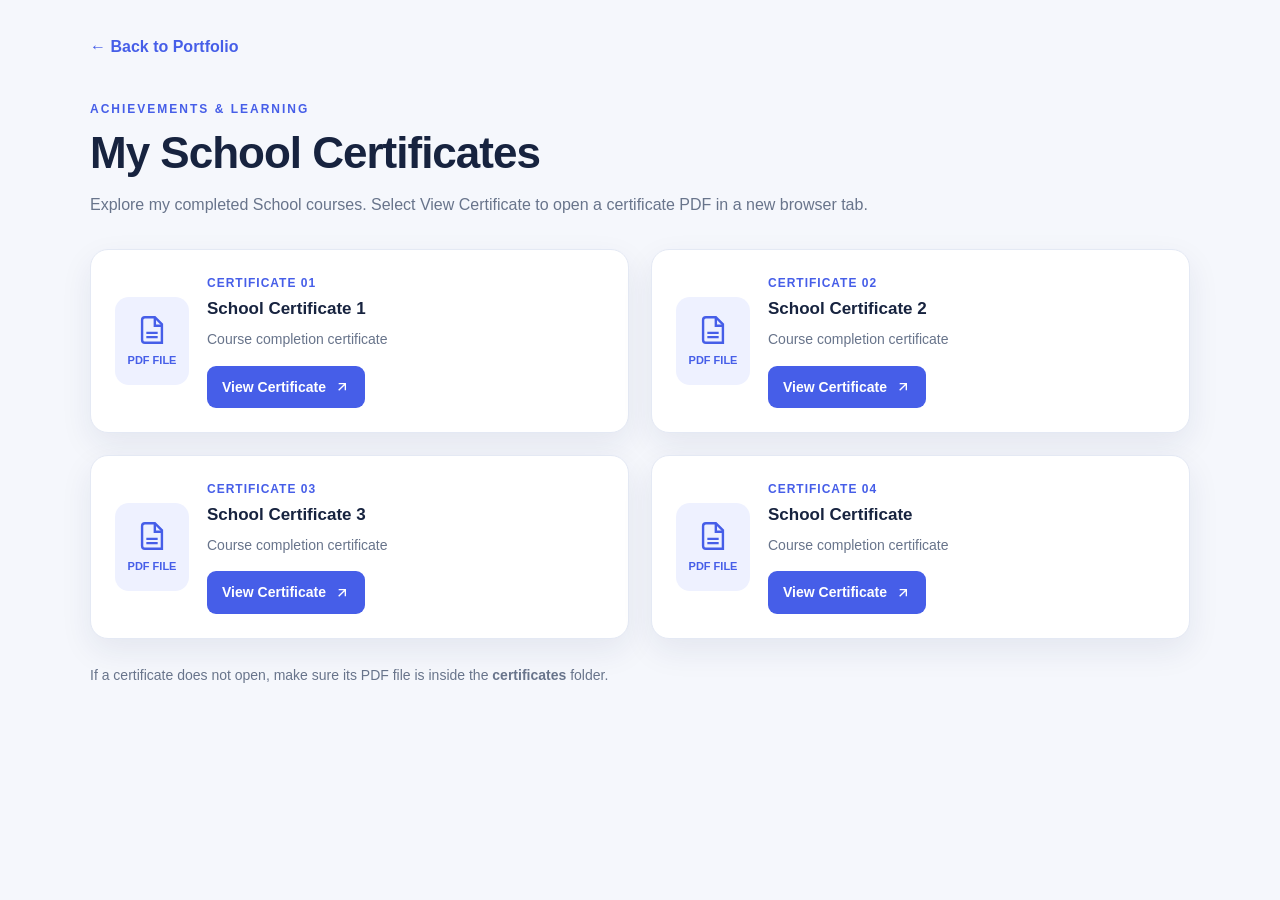
<file: simple_portfolio/school-seminar-cetificates.html>
<!DOCTYPE html>
<html lang="en">
<head>
  <meta charset="UTF-8">
  <meta name="viewport" content="width=device-width, initial-scale=1.0">
  <title>School Certificates | My Portfolio</title>

  <style>
    :root {
      --bg: #f5f7fc;
      --surface: #ffffff;
      --text: #17233f;
      --muted: #68748b;
      --accent: #465ee8;
      --accent-dark: #3448c5;
      --line: #e4e9f4;
      --shadow: 0 12px 32px rgba(25, 42, 85, 0.08);
    }

    * {
      box-sizing: border-box;
    }

    body {
      margin: 0;
      font-family: "Segoe UI", Arial, sans-serif;
      background: var(--bg);
      color: var(--text);
      line-height: 1.6;
    }

    .container {
      width: min(1100px, 92%);
      margin: auto;
      padding: 34px 0 60px;
    }

    .back {
      display: inline-block;
      color: var(--accent);
      text-decoration: none;
      font-weight: 700;
      margin-bottom: 28px;
    }

    .back:hover {
      color: var(--accent-dark);
    }

    .eyebrow {
      color: var(--accent);
      text-transform: uppercase;
      letter-spacing: 2px;
      font-size: 12px;
      font-weight: 800;
      margin-bottom: 8px;
    }

    h1 {
      font-size: clamp(30px, 4vw, 44px);
      line-height: 1.2;
      letter-spacing: -1px;
      margin: 0 0 12px;
    }

    .subtitle {
      color: var(--muted);
      margin: 0;
    }

    .header {
      margin-bottom: 32px;
    }

    .certificates {
      display: grid;
      grid-template-columns: repeat(2, minmax(0, 1fr));
      gap: 22px;
    }

    .certificate {
      display: flex;
      align-items: center;
      gap: 18px;
      min-width: 0;
      padding: 24px;
      background: var(--surface);
      border: 1px solid var(--line);
      border-radius: 18px;
      box-shadow: var(--shadow);
      transition: transform 0.2s, box-shadow 0.2s;
    }

    .certificate:hover {
      transform: translateY(-4px);
      box-shadow: 0 16px 38px rgba(25, 42, 85, 0.12);
    }

    .file-icon {
      flex-shrink: 0;
      width: 74px;
      height: 88px;
      border-radius: 14px;
      background: #eef1ff;
      color: var(--accent);
      display: flex;
      flex-direction: column;
      align-items: center;
      justify-content: center;
    }

    .file-icon svg {
      width: 34px;
      height: 34px;
      margin-bottom: 5px;
    }

    .file-icon span {
      font-size: 11px;
      font-weight: 900;
    }

    .details {
      flex: 1;
      min-width: 0;
    }

    .number {
      color: var(--accent);
      font-size: 12px;
      font-weight: 800;
      text-transform: uppercase;
      letter-spacing: 1px;
      margin: 0 0 4px;
    }

    .certificate h2 {
      font-size: 17px;
      line-height: 1.4;
      margin: 0 0 7px;
    }

    .description {
      font-size: 14px;
      color: var(--muted);
      margin: 0 0 15px;
    }

    .open-pdf {
      display: inline-flex;
      align-items: center;
      justify-content: center;
      gap: 8px;
      background: var(--accent);
      color: white;
      padding: 10px 15px;
      border-radius: 9px;
      text-decoration: none;
      font-size: 14px;
      font-weight: 700;
      transition: background 0.2s;
    }

    .open-pdf:hover {
      background: var(--accent-dark);
    }

    .open-pdf svg {
      width: 16px;
      height: 16px;
    }

    .note {
      margin-top: 25px;
      color: var(--muted);
      font-size: 14px;
    }

    @media (max-width: 720px) {
      .certificates {
        grid-template-columns: 1fr;
      }

      .certificate {
        padding: 20px;
      }

      .container {
        padding-top: 24px;
      }
    }

    @media (max-width: 380px) {
      .certificate {
        align-items: flex-start;
        gap: 12px;
        padding: 15px;
      }

      .file-icon {
        width: 58px;
        height: 72px;
      }

      .open-pdf {
        padding: 9px 11px;
      }
    }
  </style>
</head>

<body>
  <main class="container">
    <a class="back" href="index.html#certificates">
      &larr; Back to Portfolio
    </a>

    <header class="header">
      <p class="eyebrow">Achievements &amp; Learning</p>
      <h1>My School Certificates</h1>
      <p class="subtitle">
        Explore my completed School courses. Select View Certificate
        to open a certificate PDF in a new browser tab.
      </p>
    </header>

    <section class="certificates" aria-label="School certificates">

      <article class="certificate">
        <div class="file-icon" aria-hidden="true">
          <svg viewBox="0 0 24 24" fill="none"
            stroke="currentColor" stroke-width="1.7">
            <path d="M7 3h7l5 5v13H7a2 2 0 0 1-2-2V5a2 2 0 0 1 2-2Z"/>
            <path d="M14 3v6h5M8 14h8M8 17h8"/>
          </svg>
          <span>PDF FILE</span>
        </div>

        <div class="details">
          <p class="number">Certificate 01</p>
          <h2>School Certificate 1</h2>
          <p class="description">Course completion certificate</p>
          <a class="open-pdf" href="certificates/Schoolcert1.pdf"
            target="_blank" rel="noopener noreferrer">
            View Certificate
            <svg viewBox="0 0 24 24" fill="none"
              stroke="currentColor" stroke-width="2">
              <path d="M7 17 17 7M7 7h10v10"/>
            </svg>
          </a>
        </div>
      </article>

      <article class="certificate">
        <div class="file-icon" aria-hidden="true">
          <svg viewBox="0 0 24 24" fill="none"
            stroke="currentColor" stroke-width="1.7">
            <path d="M7 3h7l5 5v13H7a2 2 0 0 1-2-2V5a2 2 0 0 1 2-2Z"/>
            <path d="M14 3v6h5M8 14h8M8 17h8"/>
          </svg>
          <span>PDF FILE</span>
        </div>

        <div class="details">
          <p class="number">Certificate 02</p>
          <h2>School Certificate 2</h2>
          <p class="description">Course completion certificate</p>
          <a class="open-pdf" href="certificates/Schoolcert2.pdf"
            target="_blank" rel="noopener noreferrer">
            View Certificate
            <svg viewBox="0 0 24 24" fill="none"
              stroke="currentColor" stroke-width="2">
              <path d="M7 17 17 7M7 7h10v10"/>
            </svg>
          </a>
        </div>
      </article>

      <article class="certificate">
        <div class="file-icon" aria-hidden="true">
          <svg viewBox="0 0 24 24" fill="none"
            stroke="currentColor" stroke-width="1.7">
            <path d="M7 3h7l5 5v13H7a2 2 0 0 1-2-2V5a2 2 0 0 1 2-2Z"/>
            <path d="M14 3v6h5M8 14h8M8 17h8"/>
          </svg>
          <span>PDF FILE</span>
        </div>

        <div class="details">
          <p class="number">Certificate 03</p>
          <h2>School Certificate 3</h2>
          <p class="description">Course completion certificate</p>
          <a class="open-pdf" href="certificates/Schoolcert3.pdf"
            target="_blank" rel="noopener noreferrer">
            View Certificate
            <svg viewBox="0 0 24 24" fill="none"
              stroke="currentColor" stroke-width="2">
              <path d="M7 17 17 7M7 7h10v10"/>
            </svg>
          </a>
        </div>
      </article>

      <article class="certificate">
        <div class="file-icon" aria-hidden="true">
          <svg viewBox="0 0 24 24" fill="none"
            stroke="currentColor" stroke-width="1.7">
            <path d="M7 3h7l5 5v13H7a2 2 0 0 1-2-2V5a2 2 0 0 1 2-2Z"/>
            <path d="M14 3v6h5M8 14h8M8 17h8"/>
          </svg>
          <span>PDF FILE</span>
        </div>

        <div class="details">
          <p class="number">Certificate 04</p>
          <h2>School Certificate </h2>
          <p class="description">Course completion certificate</p>
          <a class="open-pdf" href="certificates/Schoolcert4.pdf"
            target="_blank" rel="noopener noreferrer">
            View Certificate
            <svg viewBox="0 0 24 24" fill="none"
              stroke="currentColor" stroke-width="2">
              <path d="M7 17 17 7M7 7h10v10"/>
            </svg>
          </a>
        </div>
      </article>
    </section>

    <p class="note">
      If a certificate does not open, make sure its PDF file is
      inside the <strong>certificates</strong> folder.
    </p>
  </main>
</body>
</html>
</file>
